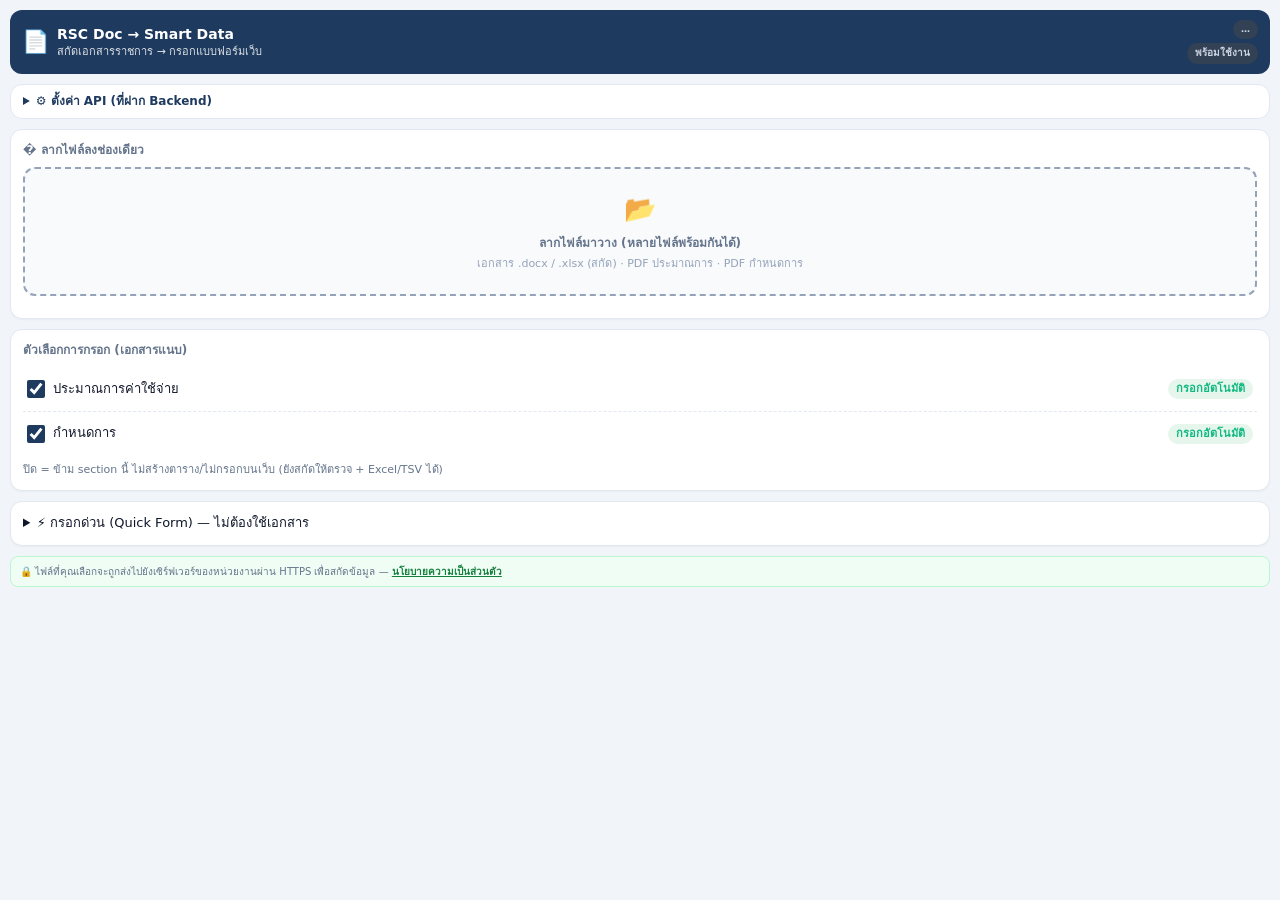
<file: extension/sidepanel/index.html>
<!DOCTYPE html>
<html lang="th">
<head>
  <meta charset="UTF-8" />
  <meta name="viewport" content="width=device-width, initial-scale=1.0" />
  <title>RSC Doc to Smart Data</title>
  <link rel="stylesheet" href="sidepanel.css" />
</head>
<body>
  <header class="app-header">
    <div class="brand">
      <span class="logo">📄</span>
      <div>
        <h1>RSC Doc → Smart Data</h1>
        <p class="sub">สกัดเอกสารราชการ → กรอกแบบฟอร์มเว็บ</p>
      </div>
    </div>
    <div class="header-right">
      <span id="version-badge" class="pill pill-idle" title="เวอร์ชัน extension / API">…</span>
      <span id="status-pill" class="pill pill-idle">พร้อมใช้งาน</span>
    </div>
  </header>

  <!-- Settings -->
  <details class="settings">
    <summary>⚙️ ตั้งค่า API (ที่ฝาก Backend)</summary>
    <div class="settings-body">
      <label for="api-url">API Base URL</label>
      <input id="api-url" type="url" placeholder="https://rsc-extraction-api.onrender.com" spellcheck="false" />
      <div class="row">
        <button id="save-api" class="btn btn-ghost" type="button">บันทึก</button>
        <span id="api-saved" class="hint ok"></span>
      </div>
      <p class="hint">เช่น https://<b>ชื่อ</b>.onrender.com หรือ http://127.0.0.1:8000</p>
    </div>
  </details>

  <!-- ช่องลากวางเดียว รับทุกไฟล์ (ระบบแยกประเภทให้) -->
  <section class="card">
    <h2>� ลากไฟล์ลงช่องเดียว</h2>
    <div id="drop-zone" class="drop-zone" tabindex="0">
      <div class="dz-icon">📂</div>
      <p><b>ลากไฟล์มาวาง (หลายไฟล์พร้อมกันได้)</b><br/>
        <span class="dz-kinds">เอกสาร .docx / .xlsx (สกัด) · PDF ประมาณการ · PDF กำหนดการ</span></p>
    </div>
    <input id="file-input" type="file" accept=".docx,.pdf,.xlsx" multiple hidden />
    <div id="docx-file-info" class="hint"></div>
    <div id="extract-error" class="qf-error hidden"></div>
    <div id="pdf-list" class="pdf-list"></div>
  </section>

  <!-- ตัวเลือกการกรอก (เปิด/ปิด section) -->
  <section class="card">
    <h2>ตัวเลือกการกรอก (เอกสารแนบ)</h2>
    <label class="toggle-row" title="เปิด = สกัดและกรอกตารางค่าใช้จ่ายอัตโนมัติ">
      <input type="checkbox" id="toggle-expense" checked />
      <span class="toggle-label">ประมาณการค่าใช้จ่าย</span>
      <span class="toggle-state">กรอกอัตโนมัติ</span>
    </label>
    <label class="toggle-row" title="เปิด = สกัดและกรอกตารางกำหนดการอัตโนมัติ">
      <input type="checkbox" id="toggle-schedule" checked />
      <span class="toggle-label">กำหนดการ</span>
      <span class="toggle-state">กรอกอัตโนมัติ</span>
    </label>
    <p class="hint">ปิด = ข้าม section นี้ ไม่สร้างตาราง/ไม่กรอกบนเว็บ (ยังสกัดให้ตรวจ + Excel/TSV ได้)</p>
  </section>

  <!-- Quick Form (B) — กรอกตรงๆ ไม่ต้องมีเอกสาร -->
  <details id="quick-form" class="card">
    <summary>⚡ กรอกด่วน (Quick Form) — ไม่ต้องใช้เอกสาร</summary>
    <div class="qf-body">
      <label for="qf-profile">เลือกฟอร์มปลายทาง</label>
      <div class="row">
        <select id="qf-profile"></select>
        <button id="btn-refresh-forms" class="btn btn-ghost btn-sm" type="button" title="โหลดรายการฟอร์มใหม่">🔄</button>
      </div>
      <div id="qf-error" class="qf-error hidden"></div>
      <button id="btn-load-template" class="btn btn-ghost" type="button">📥 ดาวน์โหลด Excel template</button>
      <div id="qf-fields"></div>
      <button id="btn-quick-fill" class="btn btn-primary" type="button">🚀 กรอกลงแบบฟอร์ม (Quick)</button>
    </div>
  </details>

  <!-- Review card (A — editable) -->
  <section id="review-card" class="card hidden">
    <div class="rc-head">
      <h2>ตรวจสอบข้อมูลก่อนยิง</h2>
      <span id="rc-type" class="pill pill-blue"></span>
    </div>
    <div id="rc-meta"></div>
    <div id="rc-edit" class="rc-edit hidden"></div>
    <div id="rc-warnings" class="warnings hidden"></div>
  </section>

  <!-- Action hub -->
  <section id="action-hub" class="card hidden">
    <h2>ดำเนินการ</h2>
    <button id="btn-fill" class="btn btn-primary" type="button">🚀 ยิงข้อมูลลงแบบฟอร์ม</button>
    <div class="row">
      <button id="btn-excel" class="btn btn-outline" type="button">📊 Excel</button>
      <button id="btn-tsv" class="btn btn-outline" type="button">📋 คัดลอก TSV</button>
    </div>
    <button id="btn-capture" class="btn btn-ghost" type="button">🔍 จับฟอร์ม (debug DOM)</button>
  </section>

  <!-- Log -->
  <section id="log" class="log hidden" aria-live="polite"></section>

  <!-- Prominent disclosure (Chrome Web Store UDP) -->
  <footer class="privacy-bar">
    🔒 ไฟล์ที่คุณเลือกจะถูกส่งไปยังเซิร์ฟเวอร์ของหน่วยงานผ่าน HTTPS เพื่อสกัดข้อมูล —
    <a href="https://raw.githubusercontent.com/angitian/RSC-doc-extraction-poc/main/docs/privacy.html"
       target="_blank" rel="noopener">นโยบายความเป็นส่วนตัว</a>
  </footer>

  <script src="sidepanel.js"></script>
</body>
</html>
</file>
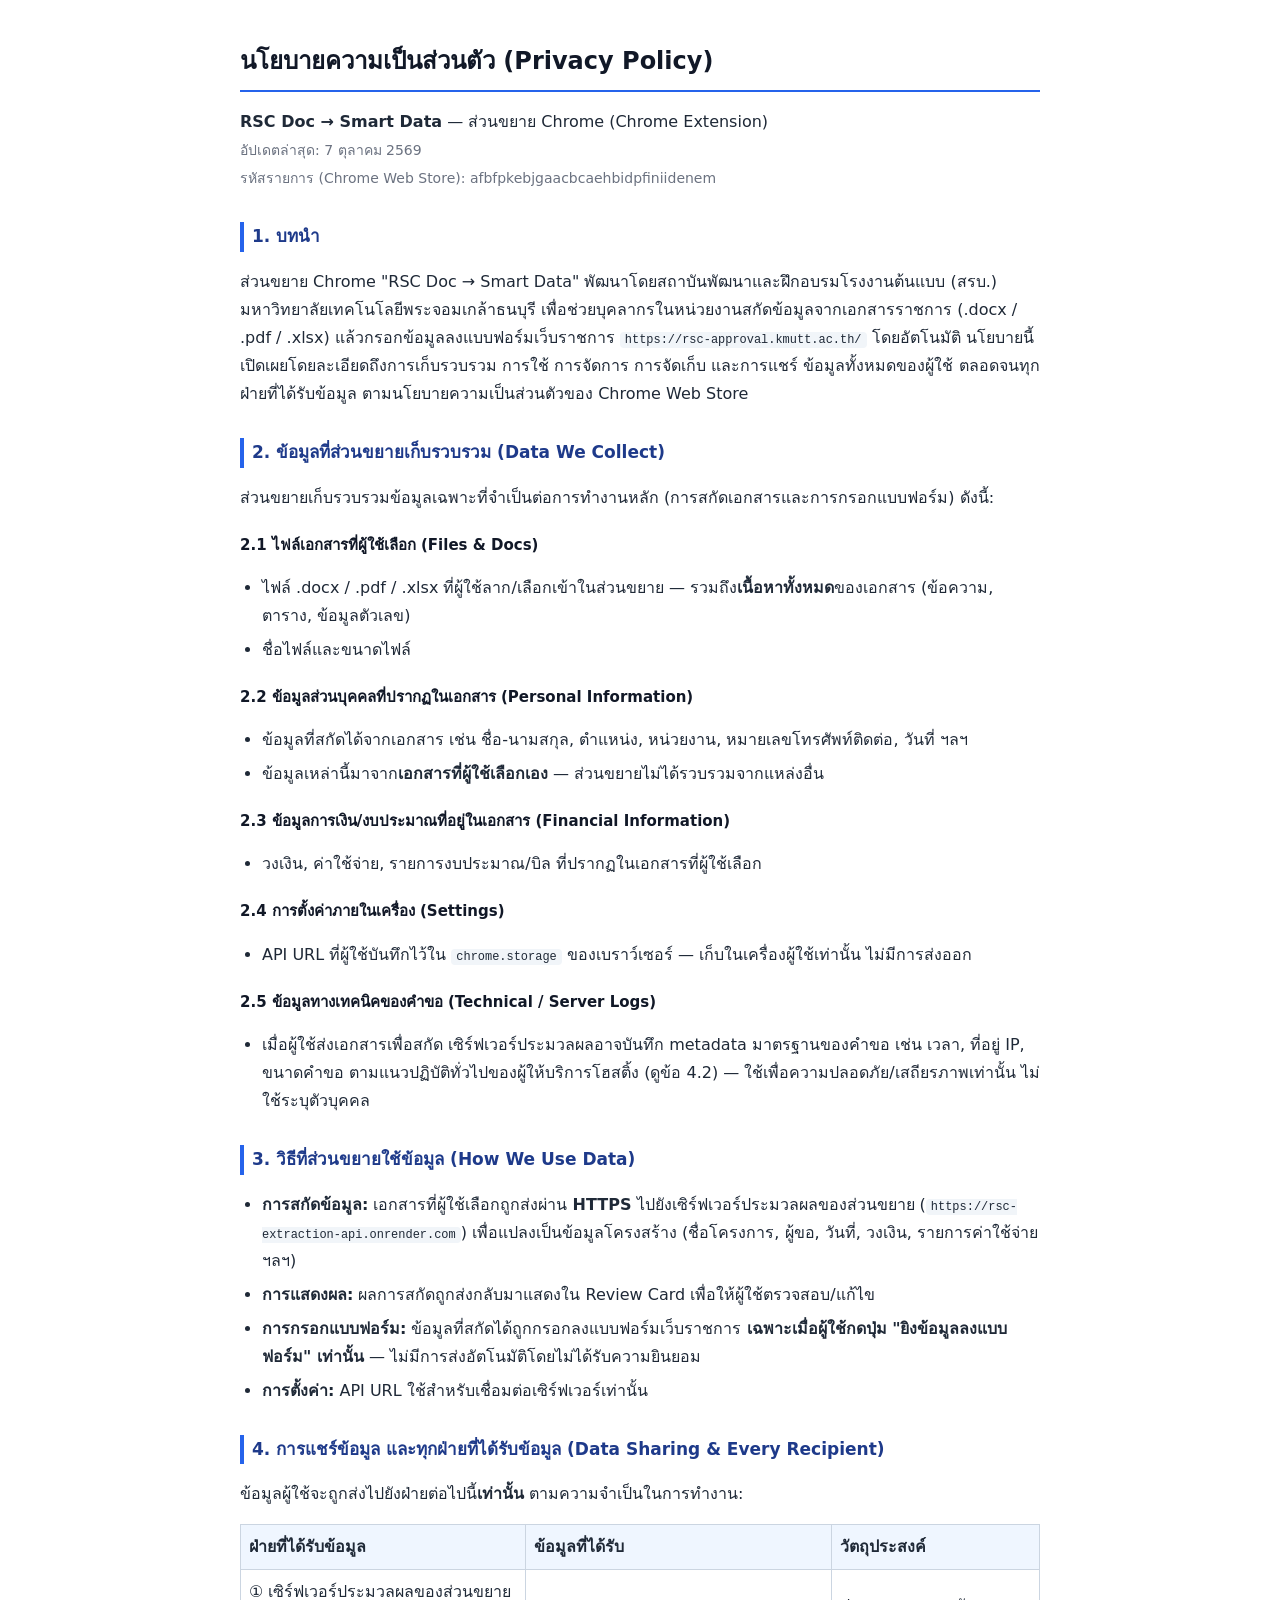
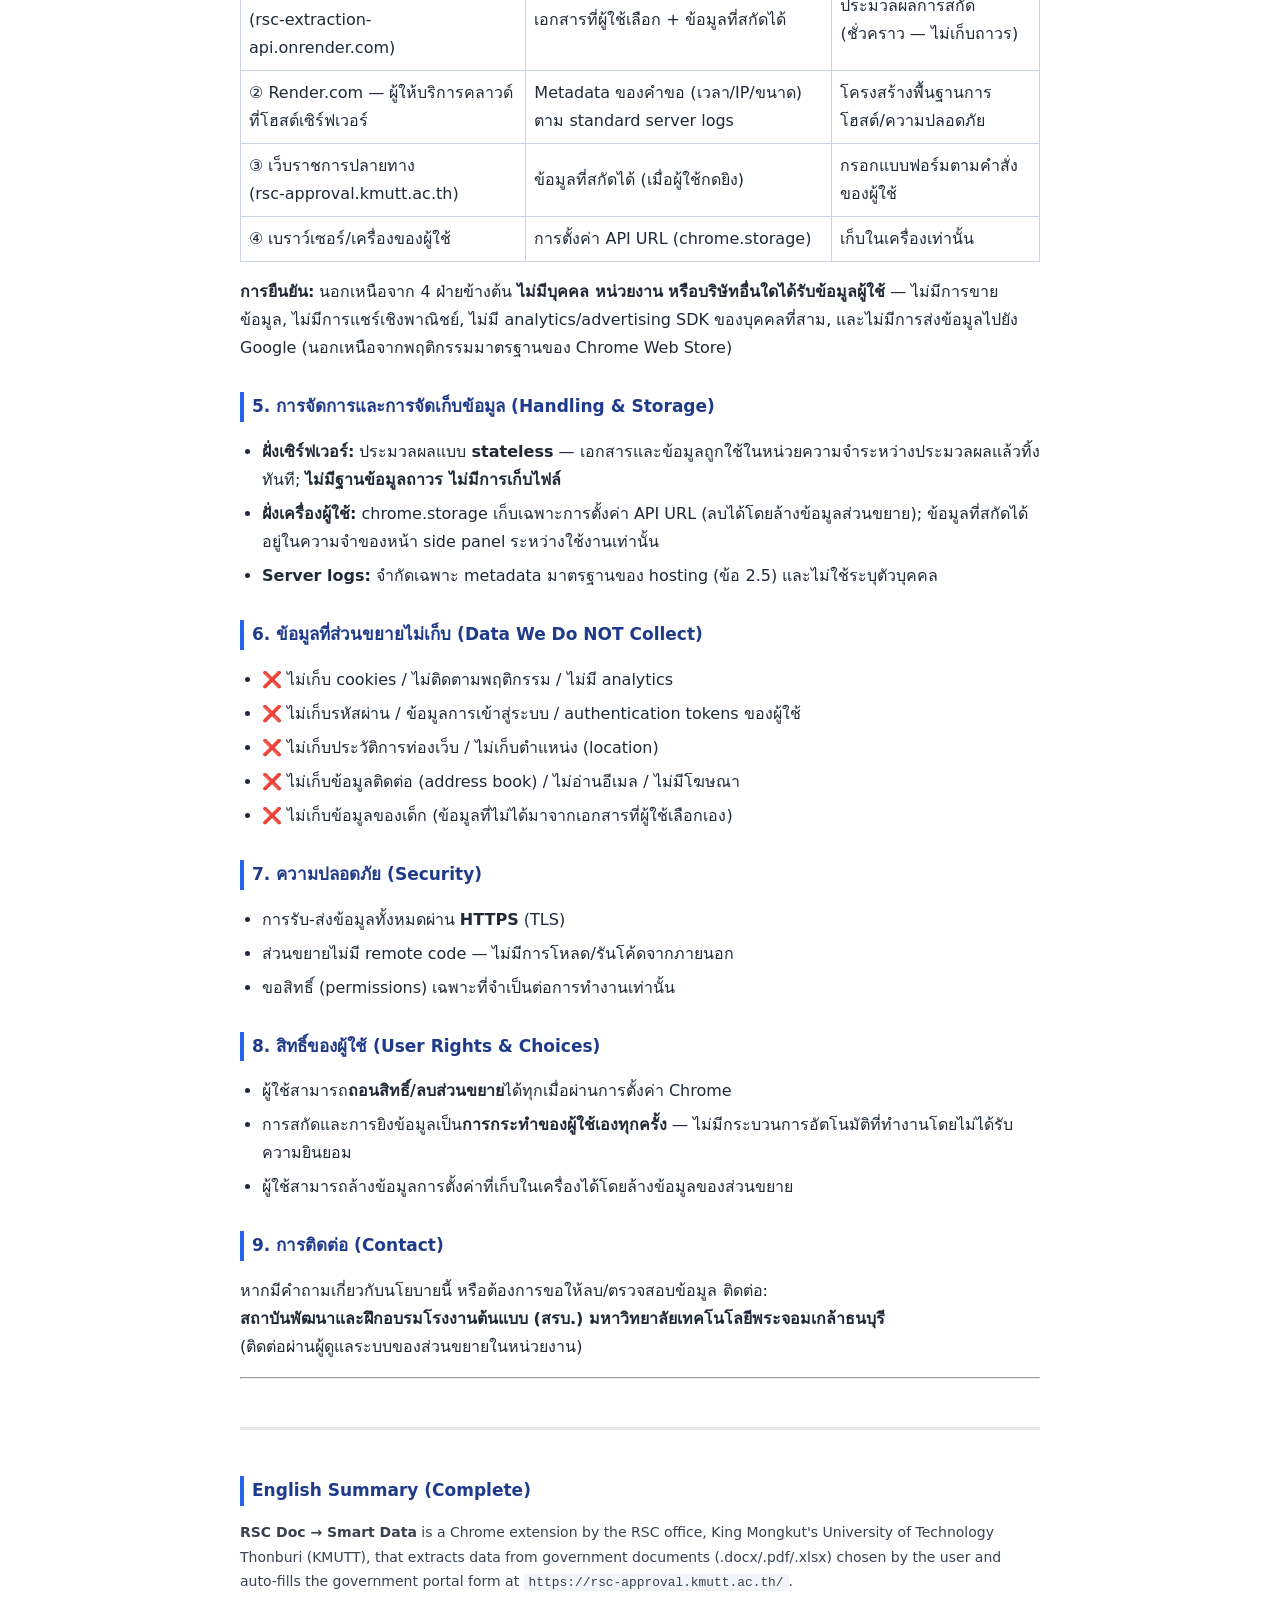
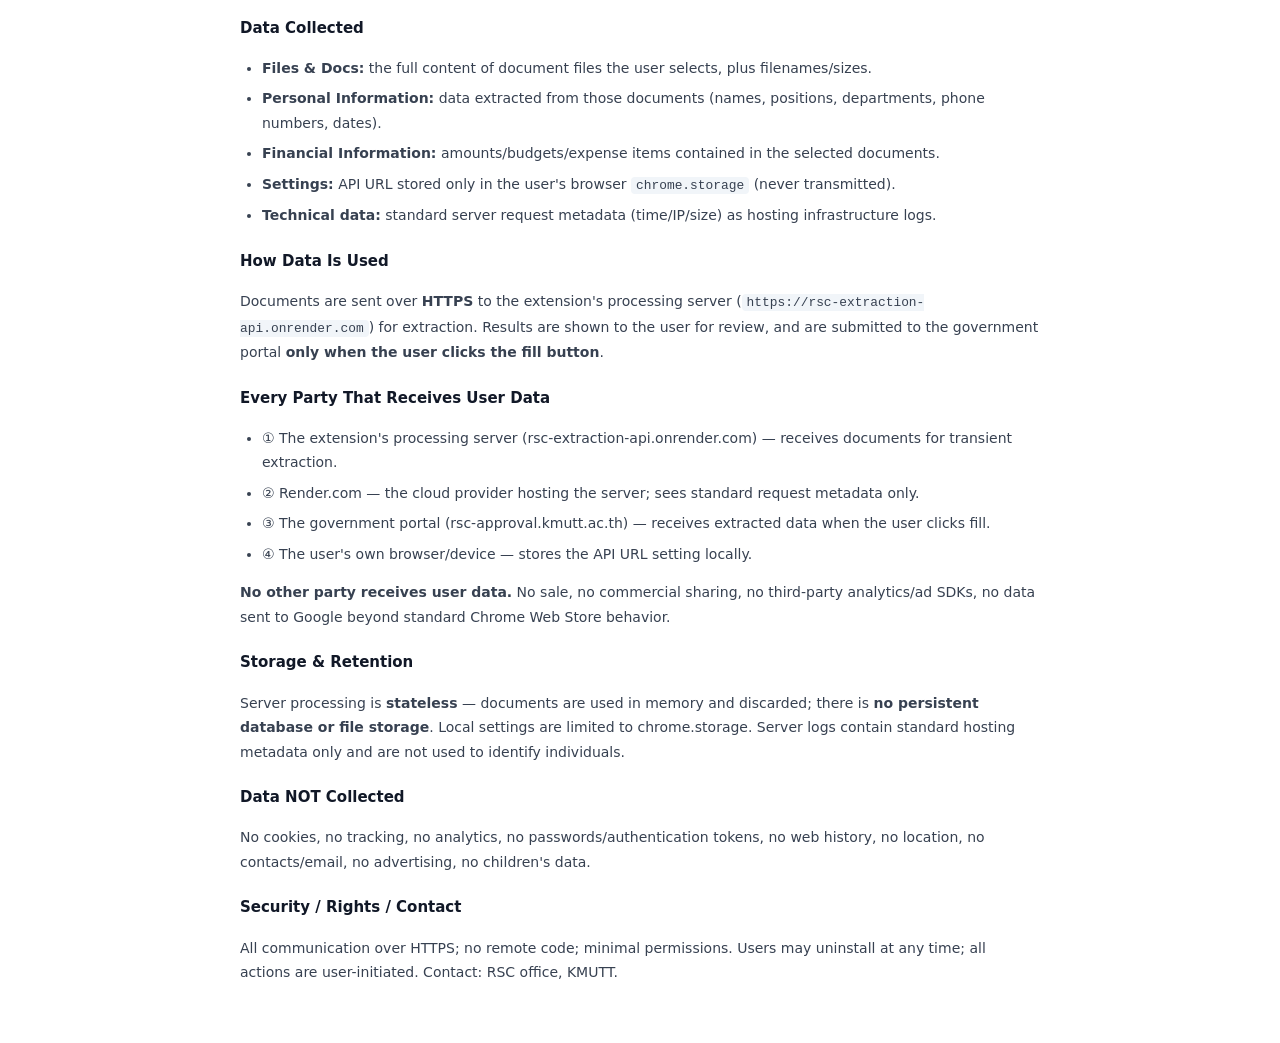
<file: docs/privacy.html>
<!DOCTYPE html>
<html lang="th">
<head>
<meta charset="UTF-8" />
<meta name="viewport" content="width=device-width, initial-scale=1.0" />
<title>นโยบายความเป็นส่วนตัว — RSC Doc → Smart Data</title>
<style>
  body { font-family: "Segoe UI", "Noto Sans Thai", system-ui, sans-serif; max-width: 800px; margin: 0 auto; padding: 24px 16px 48px; color: #1f2937; line-height: 1.75; }
  h1 { font-size: 24px; color: #111827; border-bottom: 2px solid #2563eb; padding-bottom: 8px; }
  h2 { font-size: 17px; color: #1e3a8a; margin-top: 30px; border-left: 4px solid #2563eb; padding-left: 8px; }
  h3 { font-size: 15px; color: #111827; margin-top: 20px; }
  ul { padding-left: 22px; }
  li { margin-bottom: 6px; }
  code { background: #f1f5f9; padding: 1px 5px; border-radius: 4px; font-size: 0.92em; }
  .eng { margin-top: 48px; border-top: 3px solid #e5e7eb; padding-top: 16px; font-size: 14px; color: #374151; }
  .meta { color: #6b7280; font-size: 14px; }
</style>
</head>
<body>

<h1>นโยบายความเป็นส่วนตัว (Privacy Policy)</h1>
<p><strong>RSC Doc → Smart Data</strong> — ส่วนขยาย Chrome (Chrome Extension)<br/>
<span class="meta">อัปเดตล่าสุด: 7 ตุลาคม 2569<br/>
รหัสรายการ (Chrome Web Store): afbfpkebjgaacbcaehbidpfiniidenem</span></p>

<h2>1. บทนำ</h2>
<p>ส่วนขยาย Chrome "RSC Doc → Smart Data" พัฒนาโดยสถาบันพัฒนาและฝึกอบรมโรงงานต้นแบบ (สรบ.)
มหาวิทยาลัยเทคโนโลยีพระจอมเกล้าธนบุรี เพื่อช่วยบุคลากรในหน่วยงานสกัดข้อมูลจากเอกสารราชการ
(.docx / .pdf / .xlsx) แล้วกรอกข้อมูลลงแบบฟอร์มเว็บราชการ <code>https://rsc-approval.kmutt.ac.th/</code>
โดยอัตโนมัติ นโยบายนี้เปิดเผยโดยละเอียดถึงการเก็บรวบรวม การใช้ การจัดการ การจัดเก็บ และการแชร์
ข้อมูลทั้งหมดของผู้ใช้ ตลอดจนทุกฝ่ายที่ได้รับข้อมูล ตามนโยบายความเป็นส่วนตัวของ Chrome Web Store</p>

<h2>2. ข้อมูลที่ส่วนขยายเก็บรวบรวม (Data We Collect)</h2>
<p>ส่วนขยายเก็บรวบรวมข้อมูลเฉพาะที่จำเป็นต่อการทำงานหลัก (การสกัดเอกสารและการกรอกแบบฟอร์ม) ดังนี้:</p>

<h3>2.1 ไฟล์เอกสารที่ผู้ใช้เลือก (Files &amp; Docs)</h3>
<ul>
  <li>ไฟล์ .docx / .pdf / .xlsx ที่ผู้ใช้ลาก/เลือกเข้าในส่วนขยาย — รวมถึง<b>เนื้อหาทั้งหมด</b>ของเอกสาร (ข้อความ, ตาราง, ข้อมูลตัวเลข)</li>
  <li>ชื่อไฟล์และขนาดไฟล์</li>
</ul>

<h3>2.2 ข้อมูลส่วนบุคคลที่ปรากฏในเอกสาร (Personal Information)</h3>
<ul>
  <li>ข้อมูลที่สกัดได้จากเอกสาร เช่น ชื่อ-นามสกุล, ตำแหน่ง, หน่วยงาน, หมายเลขโทรศัพท์ติดต่อ, วันที่ ฯลฯ</li>
  <li>ข้อมูลเหล่านี้มาจาก<b>เอกสารที่ผู้ใช้เลือกเอง</b> — ส่วนขยายไม่ได้รวบรวมจากแหล่งอื่น</li>
</ul>

<h3>2.3 ข้อมูลการเงิน/งบประมาณที่อยู่ในเอกสาร (Financial Information)</h3>
<ul>
  <li>วงเงิน, ค่าใช้จ่าย, รายการงบประมาณ/บิล ที่ปรากฏในเอกสารที่ผู้ใช้เลือก</li>
</ul>

<h3>2.4 การตั้งค่าภายในเครื่อง (Settings)</h3>
<ul>
  <li>API URL ที่ผู้ใช้บันทึกไว้ใน <code>chrome.storage</code> ของเบราว์เซอร์ — เก็บในเครื่องผู้ใช้เท่านั้น ไม่มีการส่งออก</li>
</ul>

<h3>2.5 ข้อมูลทางเทคนิคของคำขอ (Technical / Server Logs)</h3>
<ul>
  <li>เมื่อผู้ใช้ส่งเอกสารเพื่อสกัด เซิร์ฟเวอร์ประมวลผลอาจบันทึก metadata มาตรฐานของคำขอ เช่น เวลา, ที่อยู่ IP, ขนาดคำขอ ตามแนวปฏิบัติทั่วไปของผู้ให้บริการโฮสติ้ง (ดูข้อ 4.2) — ใช้เพื่อความปลอดภัย/เสถียรภาพเท่านั้น ไม่ใช้ระบุตัวบุคคล</li>
</ul>

<h2>3. วิธีที่ส่วนขยายใช้ข้อมูล (How We Use Data)</h2>
<ul>
  <li><b>การสกัดข้อมูล:</b> เอกสารที่ผู้ใช้เลือกถูกส่งผ่าน <b>HTTPS</b> ไปยังเซิร์ฟเวอร์ประมวลผลของส่วนขยาย (<code>https://rsc-extraction-api.onrender.com</code>) เพื่อแปลงเป็นข้อมูลโครงสร้าง (ชื่อโครงการ, ผู้ขอ, วันที่, วงเงิน, รายการค่าใช้จ่าย ฯลฯ)</li>
  <li><b>การแสดงผล:</b> ผลการสกัดถูกส่งกลับมาแสดงใน Review Card เพื่อให้ผู้ใช้ตรวจสอบ/แก้ไข</li>
  <li><b>การกรอกแบบฟอร์ม:</b> ข้อมูลที่สกัดได้ถูกกรอกลงแบบฟอร์มเว็บราชการ <b>เฉพาะเมื่อผู้ใช้กดปุ่ม "ยิงข้อมูลลงแบบฟอร์ม" เท่านั้น</b> — ไม่มีการส่งอัตโนมัติโดยไม่ได้รับความยินยอม</li>
  <li><b>การตั้งค่า:</b> API URL ใช้สำหรับเชื่อมต่อเซิร์ฟเวอร์เท่านั้น</li>
</ul>

<h2>4. การแชร์ข้อมูล และทุกฝ่ายที่ได้รับข้อมูล (Data Sharing &amp; Every Recipient)</h2>
<p>ข้อมูลผู้ใช้จะถูกส่งไปยังฝ่ายต่อไปนี้<b>เท่านั้น</b> ตามความจำเป็นในการทำงาน:</p>

<table style="width:100%; border-collapse:collapse; margin:10px 0;">
  <tr style="background:#eff6ff;">
    <th style="border:1px solid #cbd5e1; padding:8px; text-align:left;">ฝ่ายที่ได้รับข้อมูล</th>
    <th style="border:1px solid #cbd5e1; padding:8px; text-align:left;">ข้อมูลที่ได้รับ</th>
    <th style="border:1px solid #cbd5e1; padding:8px; text-align:left;">วัตถุประสงค์</th>
  </tr>
  <tr>
    <td style="border:1px solid #cbd5e1; padding:8px;">① เซิร์ฟเวอร์ประมวลผลของส่วนขยาย<br/>(rsc-extraction-api.onrender.com)</td>
    <td style="border:1px solid #cbd5e1; padding:8px;">เอกสารที่ผู้ใช้เลือก + ข้อมูลที่สกัดได้</td>
    <td style="border:1px solid #cbd5e1; padding:8px;">ประมวลผลการสกัด (ชั่วคราว — ไม่เก็บถาวร)</td>
  </tr>
  <tr>
    <td style="border:1px solid #cbd5e1; padding:8px;">② Render.com — ผู้ให้บริการคลาวด์ที่โฮสต์เซิร์ฟเวอร์</td>
    <td style="border:1px solid #cbd5e1; padding:8px;">Metadata ของคำขอ (เวลา/IP/ขนาด) ตาม standard server logs</td>
    <td style="border:1px solid #cbd5e1; padding:8px;">โครงสร้างพื้นฐานการโฮสต์/ความปลอดภัย</td>
  </tr>
  <tr>
    <td style="border:1px solid #cbd5e1; padding:8px;">③ เว็บราชการปลายทาง<br/>(rsc-approval.kmutt.ac.th)</td>
    <td style="border:1px solid #cbd5e1; padding:8px;">ข้อมูลที่สกัดได้ (เมื่อผู้ใช้กดยิง)</td>
    <td style="border:1px solid #cbd5e1; padding:8px;">กรอกแบบฟอร์มตามคำสั่งของผู้ใช้</td>
  </tr>
  <tr>
    <td style="border:1px solid #cbd5e1; padding:8px;">④ เบราว์เซอร์/เครื่องของผู้ใช้</td>
    <td style="border:1px solid #cbd5e1; padding:8px;">การตั้งค่า API URL (chrome.storage)</td>
    <td style="border:1px solid #cbd5e1; padding:8px;">เก็บในเครื่องเท่านั้น</td>
  </tr>
</table>

<p><b>การยืนยัน:</b> นอกเหนือจาก 4 ฝ่ายข้างต้น <b>ไม่มีบุคคล หน่วยงาน หรือบริษัทอื่นใดได้รับข้อมูลผู้ใช้</b> —
ไม่มีการขายข้อมูล, ไม่มีการแชร์เชิงพาณิชย์, ไม่มี analytics/advertising SDK ของบุคคลที่สาม,
และไม่มีการส่งข้อมูลไปยัง Google (นอกเหนือจากพฤติกรรมมาตรฐานของ Chrome Web Store)</p>

<h2>5. การจัดการและการจัดเก็บข้อมูล (Handling &amp; Storage)</h2>
<ul>
  <li><b>ฝั่งเซิร์ฟเวอร์:</b> ประมวลผลแบบ <b>stateless</b> — เอกสารและข้อมูลถูกใช้ในหน่วยความจำระหว่างประมวลผลแล้วทิ้งทันที; <b>ไม่มีฐานข้อมูลถาวร ไม่มีการเก็บไฟล์</b></li>
  <li><b>ฝั่งเครื่องผู้ใช้:</b> chrome.storage เก็บเฉพาะการตั้งค่า API URL (ลบได้โดยล้างข้อมูลส่วนขยาย); ข้อมูลที่สกัดได้อยู่ในความจำของหน้า side panel ระหว่างใช้งานเท่านั้น</li>
  <li><b>Server logs:</b> จำกัดเฉพาะ metadata มาตรฐานของ hosting (ข้อ 2.5) และไม่ใช้ระบุตัวบุคคล</li>
</ul>

<h2>6. ข้อมูลที่ส่วนขยายไม่เก็บ (Data We Do NOT Collect)</h2>
<ul>
  <li>❌ ไม่เก็บ cookies / ไม่ติดตามพฤติกรรม / ไม่มี analytics</li>
  <li>❌ ไม่เก็บรหัสผ่าน / ข้อมูลการเข้าสู่ระบบ / authentication tokens ของผู้ใช้</li>
  <li>❌ ไม่เก็บประวัติการท่องเว็บ / ไม่เก็บตำแหน่ง (location)</li>
  <li>❌ ไม่เก็บข้อมูลติดต่อ (address book) / ไม่อ่านอีเมล / ไม่มีโฆษณา</li>
  <li>❌ ไม่เก็บข้อมูลของเด็ก (ข้อมูลที่ไม่ได้มาจากเอกสารที่ผู้ใช้เลือกเอง)</li>
</ul>

<h2>7. ความปลอดภัย (Security)</h2>
<ul>
  <li>การรับ-ส่งข้อมูลทั้งหมดผ่าน <b>HTTPS</b> (TLS)</li>
  <li>ส่วนขยายไม่มี remote code — ไม่มีการโหลด/รันโค้ดจากภายนอก</li>
  <li>ขอสิทธิ์ (permissions) เฉพาะที่จำเป็นต่อการทำงานเท่านั้น</li>
</ul>

<h2>8. สิทธิ์ของผู้ใช้ (User Rights &amp; Choices)</h2>
<ul>
  <li>ผู้ใช้สามารถ<b>ถอนสิทธิ์/ลบส่วนขยาย</b>ได้ทุกเมื่อผ่านการตั้งค่า Chrome</li>
  <li>การสกัดและการยิงข้อมูลเป็น<b>การกระทำของผู้ใช้เองทุกครั้ง</b> — ไม่มีกระบวนการอัตโนมัติที่ทำงานโดยไม่ได้รับความยินยอม</li>
  <li>ผู้ใช้สามารถล้างข้อมูลการตั้งค่าที่เก็บในเครื่องได้โดยล้างข้อมูลของส่วนขยาย</li>
</ul>

<h2>9. การติดต่อ (Contact)</h2>
<p>หากมีคำถามเกี่ยวกับนโยบายนี้ หรือต้องการขอให้ลบ/ตรวจสอบข้อมูล ติดต่อ:<br/>
<strong>สถาบันพัฒนาและฝึกอบรมโรงงานต้นแบบ (สรบ.) มหาวิทยาลัยเทคโนโลยีพระจอมเกล้าธนบุรี</strong><br/>
(ติดต่อผ่านผู้ดูแลระบบของส่วนขยายในหน่วยงาน)</p>

<hr/>

<div class="eng">
<h2>English Summary (Complete)</h2>
<p><strong>RSC Doc → Smart Data</strong> is a Chrome extension by the RSC office, King Mongkut's University of Technology Thonburi (KMUTT), that extracts data from government documents (.docx/.pdf/.xlsx) chosen by the user and auto-fills the government portal form at <code>https://rsc-approval.kmutt.ac.th/</code>.</p>

<h3>Data Collected</h3>
<ul>
  <li><strong>Files &amp; Docs:</strong> the full content of document files the user selects, plus filenames/sizes.</li>
  <li><strong>Personal Information:</strong> data extracted from those documents (names, positions, departments, phone numbers, dates).</li>
  <li><strong>Financial Information:</strong> amounts/budgets/expense items contained in the selected documents.</li>
  <li><strong>Settings:</strong> API URL stored only in the user's browser <code>chrome.storage</code> (never transmitted).</li>
  <li><strong>Technical data:</strong> standard server request metadata (time/IP/size) as hosting infrastructure logs.</li>
</ul>

<h3>How Data Is Used</h3>
<p>Documents are sent over <strong>HTTPS</strong> to the extension's processing server
(<code>https://rsc-extraction-api.onrender.com</code>) for extraction. Results are shown to the user for review,
and are submitted to the government portal <strong>only when the user clicks the fill button</strong>.</p>

<h3>Every Party That Receives User Data</h3>
<ul>
  <li>① The extension's processing server (rsc-extraction-api.onrender.com) — receives documents for transient extraction.</li>
  <li>② Render.com — the cloud provider hosting the server; sees standard request metadata only.</li>
  <li>③ The government portal (rsc-approval.kmutt.ac.th) — receives extracted data when the user clicks fill.</li>
  <li>④ The user's own browser/device — stores the API URL setting locally.</li>
</ul>
<p><strong>No other party receives user data.</strong> No sale, no commercial sharing, no third-party analytics/ad SDKs, no data sent to Google beyond standard Chrome Web Store behavior.</p>

<h3>Storage &amp; Retention</h3>
<p>Server processing is <strong>stateless</strong> — documents are used in memory and discarded; there is <strong>no persistent database or file storage</strong>. Local settings are limited to chrome.storage. Server logs contain standard hosting metadata only and are not used to identify individuals.</p>

<h3>Data NOT Collected</h3>
<p>No cookies, no tracking, no analytics, no passwords/authentication tokens, no web history, no location, no contacts/email, no advertising, no children's data.</p>

<h3>Security / Rights / Contact</h3>
<p>All communication over HTTPS; no remote code; minimal permissions. Users may uninstall at any time; all actions are user-initiated. Contact: RSC office, KMUTT.</p>
</div>

</body>
</html>
</file>
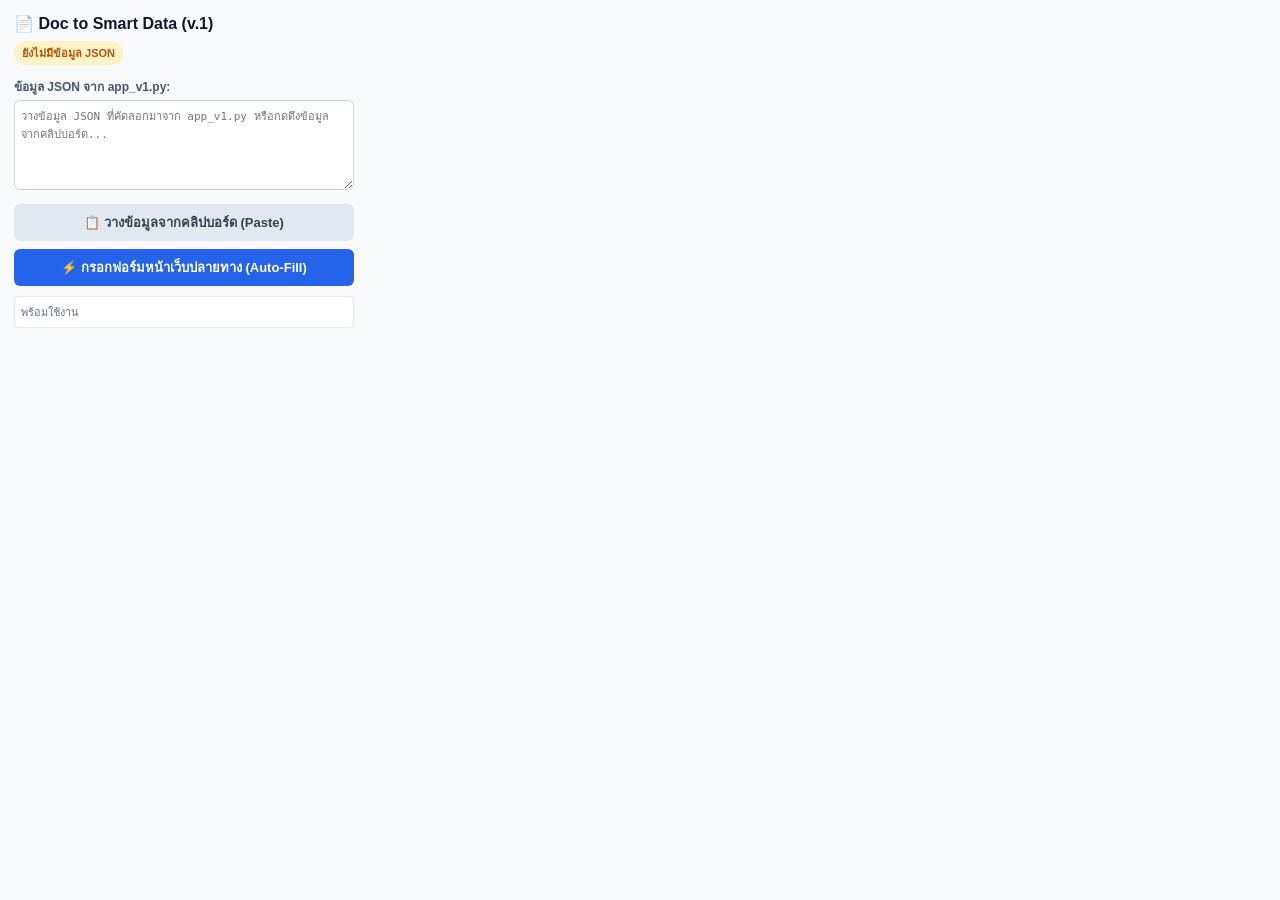
<file: extension_v1/popup.html>
<!DOCTYPE html>
<html lang="th">
<head>
  <meta charset="UTF-8">
  <title>Doc to Smart Data Auto-Fill (v.1)</title>
  <style>
    body {
      font-family: 'Segoe UI', Tahoma, Geneva, Verdana, sans-serif;
      width: 340px;
      margin: 0;
      padding: 14px;
      background-color: #f8fafc;
      color: #1e293b;
    }
    h3 {
      margin-top: 0;
      margin-bottom: 8px;
      font-size: 16px;
      color: #0f172a;
      display: flex;
      align-items: center;
      gap: 6px;
    }
    .status-badge {
      font-size: 11px;
      padding: 3px 8px;
      border-radius: 12px;
      font-weight: 600;
      margin-bottom: 12px;
      display: inline-block;
    }
    .status-ready { background-color: #dcfce7; color: #15803d; }
    .status-empty { background-color: #fef3c7; color: #b45309; }

    label {
      font-size: 12px;
      font-weight: 600;
      color: #475569;
      display: block;
      margin-bottom: 4px;
    }
    textarea {
      width: 100%;
      height: 90px;
      font-size: 11px;
      font-family: monospace;
      padding: 6px;
      border: 1px solid #cbd5e1;
      border-radius: 6px;
      box-sizing: border-box;
      resize: vertical;
      margin-bottom: 10px;
    }
    .btn-group {
      display: flex;
      flex-direction: column;
      gap: 8px;
    }
    button {
      width: 100%;
      padding: 8px 12px;
      border: none;
      border-radius: 6px;
      font-size: 13px;
      font-weight: 600;
      cursor: pointer;
      transition: background-color 0.2s;
    }
    .btn-primary {
      background-color: #2563eb;
      color: white;
    }
    .btn-primary:hover {
      background-color: #1d4ed8;
    }
    .btn-secondary {
      background-color: #e2e8f0;
      color: #334155;
    }
    .btn-secondary:hover {
      background-color: #cbd5e1;
    }
    .log-box {
      margin-top: 10px;
      font-size: 11px;
      color: #64748b;
      max-height: 60px;
      overflow-y: auto;
      background: #ffffff;
      border: 1px solid #e2e8f0;
      padding: 6px;
      border-radius: 4px;
    }
  </style>
</head>
<body>
  <h3>📄 Doc to Smart Data (v.1)</h3>
  <div id="status-tag" class="status-badge status-empty">ยังไม่มีข้อมูล JSON</div>

  <label for="json-input">ข้อมูล JSON จาก app_v1.py:</label>
  <textarea id="json-input" placeholder="วางข้อมูล JSON ที่คัดลอกมาจาก app_v1.py หรือกดดึงข้อมูลจากคลิปบอร์ด..."></textarea>

  <div class="btn-group">
    <button id="btn-paste" class="btn-secondary">📋 วางข้อมูลจากคลิปบอร์ด (Paste)</button>
    <button id="btn-fill" class="btn-primary">⚡ กรอกฟอร์มหน้าเว็บปลายทาง (Auto-Fill)</button>
  </div>

  <div id="log-message" class="log-box">พร้อมใช้งาน</div>

  <script src="popup.js"></script>
</body>
</html>
</file>
<file: extension/sidepanel/sidepanel.css>
:root {
  --bg: #f1f5f9;
  --card: #ffffff;
  --primary: #1e3a5f;
  --primary-2: #2563eb;
  --green: #10b981;
  --red: #ef4444;
  --amber: #f59e0b;
  --text: #0f172a;
  --muted: #64748b;
  --border: #e2e8f0;
  --radius: 12px;
}

* { box-sizing: border-box; margin: 0; padding: 0; }

body {
  font-family: "Segoe UI", "Noto Sans Thai", "TH Sarabun New", system-ui, sans-serif;
  background: var(--bg);
  color: var(--text);
  font-size: 13px;
  line-height: 1.45;
  padding: 10px;
}

.hidden { display: none !important; }

.app-header {
  display: flex;
  align-items: center;
  justify-content: space-between;
  gap: 8px;
  background: var(--primary);
  color: #fff;
  border-radius: var(--radius);
  padding: 10px 12px;
  margin-bottom: 10px;
}
.header-right { display: flex; flex-direction: column; align-items: flex-end; gap: 4px; }
#version-badge { background: #334155; color: #cbd5e1; font-size: 9px; }
#version-badge.offline { background: var(--red); color: #fff; }
.brand { display: flex; gap: 8px; align-items: center; }
.logo { font-size: 22px; }
h1 { font-size: 14px; font-weight: 700; }
.sub { font-size: 11px; opacity: 0.85; }

.pill {
  font-size: 10px;
  font-weight: 700;
  padding: 3px 8px;
  border-radius: 999px;
  white-space: nowrap;
}
.pill-idle { background: #334155; color: #cbd5e1; }
.pill-busy { background: var(--amber); color: #111; }
.pill-ok { background: var(--green); color: #fff; }
.pill-err { background: var(--red); color: #fff; }
.pill-blue { background: #dbeafe; color: #1e40af; }

.card {
  background: var(--card);
  border: 1px solid var(--border);
  border-radius: var(--radius);
  padding: 12px;
  margin-bottom: 10px;
  box-shadow: 0 1px 2px rgba(15, 23, 42, 0.04);
}
.card h2 { font-size: 12px; color: var(--muted); margin-bottom: 8px; font-weight: 600; }

/* Settings */
.settings {
  background: var(--card);
  border: 1px solid var(--border);
  border-radius: var(--radius);
  margin-bottom: 10px;
}
.settings summary {
  cursor: pointer;
  padding: 8px 12px;
  font-weight: 600;
  font-size: 12px;
  color: var(--primary);
}
.settings-body { padding: 0 12px 12px; }
.settings label { display: block; font-size: 11px; color: var(--muted); margin-bottom: 4px; }
input[type="url"], input[type="text"] {
  width: 100%;
  padding: 7px 9px;
  border: 1px solid var(--border);
  border-radius: 8px;
  font-size: 12px;
}
.row { display: flex; gap: 6px; align-items: center; margin-top: 8px; flex-wrap: wrap; }
.hint { font-size: 11px; color: var(--muted); margin-top: 6px; }
.hint.ok { color: var(--green); font-weight: 600; }

/* Section on/off toggles (ค่าใช้จ่าย / กำหนดการ) */
.toggle-row {
  display: flex;
  align-items: center;
  gap: 8px;
  padding: 8px 4px;
  min-height: 44px; /* WCAG touch target */
  cursor: pointer;
  border-bottom: 1px dashed var(--border);
}
.toggle-row:last-of-type { border-bottom: none; }
.toggle-row input[type="checkbox"] {
  width: 18px;
  height: 18px;
  accent-color: var(--primary);
  flex-shrink: 0;
  cursor: pointer;
}
.toggle-label { font-size: 13px; flex: 1; }
.toggle-state {
  font-size: 11px;
  padding: 2px 8px;
  border-radius: 999px;
  background: var(--green-bg, #e6f6ec);
  color: var(--green);
  font-weight: 600;
  white-space: nowrap;
}
.toggle-row input:not(:checked) ~ .toggle-state {
  background: #fee2e2;
  color: #b91c1c;
}

/* Drop zone */
.drop-zone {
  border: 2px dashed #94a3b8;
  border-radius: var(--radius);
  background: #f8fafc;
  text-align: center;
  padding: 22px 12px;
  cursor: pointer;
  transition: border-color 0.15s, background 0.15s;
  margin-bottom: 10px;
}
.drop-zone:hover, .drop-zone.dragover { border-color: var(--primary-2); background: #eff6ff; }
.drop-zone .dz-icon { font-size: 26px; margin-bottom: 6px; }
.drop-zone p { color: var(--muted); font-size: 12px; }
.drop-zone .dz-kinds { display: block; margin-top: 4px; font-size: 11px; color: #94a3b8; }

/* Mode */
.radio-row {
  display: flex;
  gap: 8px;
  align-items: flex-start;
  padding: 8px;
  border: 1px solid var(--border);
  border-radius: 10px;
  margin-bottom: 6px;
  cursor: pointer;
}
.radio-row input { margin-top: 2px; accent-color: var(--primary-2); }
.radio-row span { display: flex; flex-direction: column; }
.radio-row small { color: var(--muted); font-size: 11px; }

/* Review card */
.rc-head { display: flex; align-items: center; justify-content: space-between; }
.rc-grid { display: grid; grid-template-columns: 1fr; gap: 6px; }
.rc-item { display: flex; justify-content: space-between; gap: 8px; border-bottom: 1px dashed var(--border); padding-bottom: 5px; }
.rc-item .k { color: var(--muted); }
.rc-item .v { font-weight: 600; text-align: right; word-break: break-word; }
.rc-total { font-size: 16px; color: var(--primary-2); }
.chips { display: flex; flex-wrap: wrap; gap: 4px; margin-top: 6px; }
.chip { background: #eff6ff; color: #1e40af; font-size: 10px; font-weight: 600; padding: 2px 8px; border-radius: 999px; }
.warnings { background: #fef3c7; border: 1px solid #fde68a; color: #92400e; border-radius: 10px; padding: 8px; font-size: 11px; margin-top: 8px; }

/* Buttons */
.btn {
  width: 100%;
  border: none;
  border-radius: 10px;
  padding: 10px 12px;
  font-size: 13px;
  font-weight: 700;
  cursor: pointer;
  transition: filter 0.15s, transform 0.05s;
  margin-bottom: 6px;
}
.btn:active { transform: scale(0.98); }
.btn:disabled { opacity: 0.5; cursor: not-allowed; }
.btn-primary { background: var(--primary-2); color: #fff; }
.btn-primary:hover:not(:disabled) { filter: brightness(1.1); }
.btn-outline { background: #fff; color: var(--primary-2); border: 1.5px solid var(--primary-2); flex: 1; font-size: 12px; }
.btn-ghost { background: #e2e8f0; color: var(--text); width: auto; padding: 6px 14px; margin-bottom: 0; }

/* PDF list (แนบแยกกล่อง) */
.pdf-list { margin-top: 8px; }
.pdf-row {
  display: flex;
  align-items: center;
  gap: 6px;
  padding: 6px 8px;
  border: 1px solid var(--border);
  border-radius: 8px;
  margin-bottom: 6px;
  background: #f8fafc;
}
.pdf-row .pdf-name { flex: 1; font-size: 11px; overflow: hidden; text-overflow: ellipsis; white-space: nowrap; min-width: 0; }
.pdf-row select {
  padding: 4px 6px;
  border: 1px solid var(--border);
  border-radius: 6px;
  font-size: 11px;
  background: #fff;
}

/* Quick Form */
.qf-body { padding-top: 6px; }
.qf-body label { display: block; font-size: 11px; color: var(--muted); margin: 6px 0 3px; }
.qf-body select {
  width: 100%;
  padding: 7px 9px;
  border: 1px solid var(--border);
  border-radius: 8px;
  font-size: 12px;
  background: #fff;
}
.qf-error {
  background: #fef3c7;
  border: 1px solid #fde68a;
  color: #92400e;
  border-radius: 8px;
  padding: 8px;
  font-size: 11px;
  margin-top: 6px;
}
.btn-sm { width: auto; padding: 6px 9px; margin-bottom: 0; font-size: 12px; }
.qf-field { margin-bottom: 7px; }
.qf-field label { display: block; font-size: 11px; color: var(--muted); margin-bottom: 3px; }
.qf-field input, .qf-field textarea {
  width: 100%;
  padding: 7px 9px;
  border: 1px solid var(--border);
  border-radius: 8px;
  font-size: 12px;
  font-family: inherit;
  box-sizing: border-box;
}
.qf-field textarea { min-height: 56px; resize: vertical; }

/* Editable review card */
.rc-edit { margin-top: 8px; border-top: 1px dashed var(--border); padding-top: 8px; }
.rc-edit .rc-e-row { display: flex; gap: 6px; align-items: center; margin-bottom: 6px; }
.rc-edit .rc-e-row .rc-e-label { width: 42%; font-size: 11px; color: var(--muted); flex-shrink: 0; }
.rc-edit .rc-e-row input, .rc-edit .rc-e-row textarea {
  flex: 1;
  padding: 5px 7px;
  border: 1px solid var(--border);
  border-radius: 7px;
  font-size: 12px;
  font-family: inherit;
}
.rc-edit .rc-e-row textarea { min-height: 48px; resize: vertical; }
.rc-edit .rc-e-note { font-size: 10px; color: var(--muted); margin-bottom: 4px; }
.rc-meta-row { display: flex; justify-content: space-between; gap: 8px; font-size: 12px; padding: 2px 0; }
.rc-meta-row .k { color: var(--muted); }
.rc-meta-row .v { font-weight: 600; text-align: right; }

/* Prominent disclosure (privacy) */
.privacy-bar {
  font-size: 10px;
  color: var(--muted);
  background: #f0fdf4;
  border: 1px solid #bbf7d0;
  border-radius: 8px;
  padding: 7px 9px;
  margin-top: 8px;
  line-height: 1.5;
}
.privacy-bar a { color: #15803d; font-weight: 600; }

/* Log */
.log {
  background: #0f172a;
  color: #e2e8f0;
  border-radius: var(--radius);
  padding: 10px;
  font-size: 11px;
  font-family: Consolas, monospace;
  max-height: 180px;
  overflow-y: auto;
  margin-bottom: 10px;
}
.log .ok { color: #6ee7b7; }
.log .err { color: #fca5a5; }
.log .info { color: #93c5fd; }
</file>
